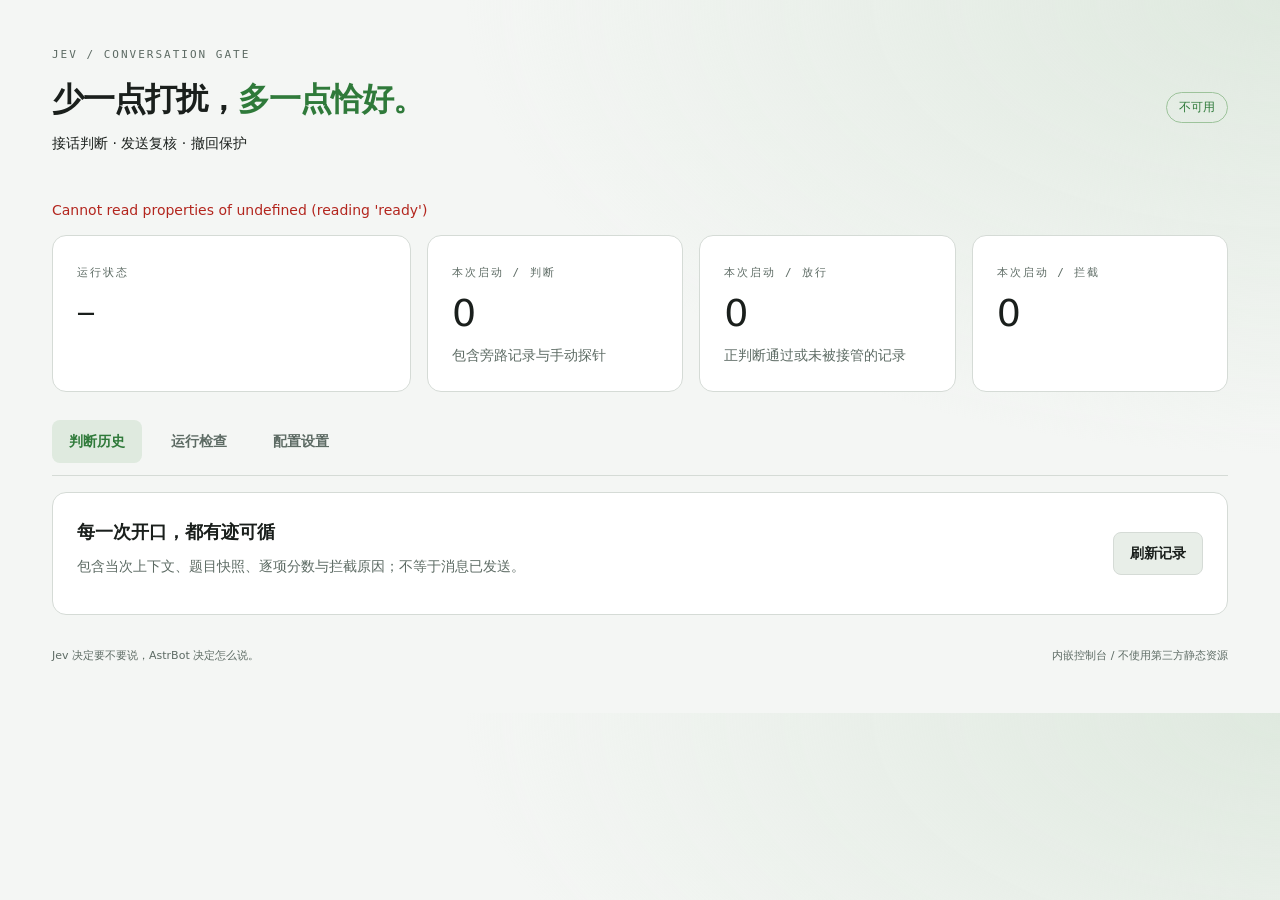
<file: pages/console/index.html>
<!doctype html>
<html lang="zh-CN">
<head>
  <meta charset="utf-8">
  <meta name="viewport" content="width=device-width, initial-scale=1">
  <title>Jev · 接话控制台</title>
  <link rel="stylesheet" href="./style.css">
  <script type="module" src="./app.js"></script>
</head>
<body>
  <main>
    <header>
      <div><div class="eyebrow">JEV / CONVERSATION GATE</div><h1>少一点打扰，<span>多一点恰好。</span></h1><p>接话判断 · 发送复核 · 撤回保护</p></div>
      <span class="pill" id="connection">加载中</span>
    </header>
    <p id="notice" role="status" aria-live="polite"></p>
    <div id="workspace">
      <div class="metrics">
        <section class="panel"><span class="eyebrow">运行状态</span><h2 id="running">—</h2><p id="model" class="muted"></p></section>
        <section class="panel"><span class="eyebrow">本次启动 / 判断</span><strong id="decisions">0</strong><p class="muted">包含旁路记录与手动探针</p></section>
        <section class="panel"><span class="eyebrow">本次启动 / 放行</span><strong id="allowed">0</strong><p class="muted">正判断通过或未被接管的记录</p></section>
        <section class="panel"><span class="eyebrow">本次启动 / 拦截</span><strong id="blocked">0</strong><p id="storage" class="muted"></p></section>
      </div>
      <nav aria-label="控制台分区">
        <button class="tab active" data-tab="history">判断历史</button>
        <button class="tab" data-tab="health">运行检查</button>
        <button class="tab" data-tab="policy">配置设置</button>
      </nav>
      <section id="history" class="panel tab-panel">
        <div class="section-title"><div><h2>每一次开口，都有迹可循</h2><p class="muted">包含当次上下文、题目快照、逐项分数与拦截原因；不等于消息已发送。</p></div><button id="refresh-history" class="secondary">刷新记录</button></div>
        <div id="history-list"></div><button id="more-history" class="secondary" hidden>加载更早记录</button>
      </section>
      <section id="health" class="panel tab-panel" hidden>
        <h2>运行检查</h2><p class="muted">功能开关在 AstrBot 插件配置中修改，重新加载插件生效。</p>
        <div id="switches" class="switches"></div>
        <div class="toolbar"><button id="refresh-status" class="secondary">刷新状态</button><button id="probe">调用 Jev 测试连接</button></div>
        <p class="hint">连接测试会向 TypeSafe 发送一条固定的虚构问候，产生一次 API 用量。不发送真实聊天，不触发机器人回复。</p>
        <pre id="probe-output">尚未运行手动检查。</pre>
        <p class="hint">撤回支持 OneBot v11 群聊 / 私聊通知。只保证受管的 AstrBot 回复管道，不拦截工具或其他插件绕过管道的直接发送；已进入平台网络发送的消息无法追回。</p>
      </section>
      <section id="policy" class="panel tab-panel" hidden>
        <div class="section-title">
          <div><h2>配置设置</h2><p class="muted">三个场景分开调，保存后下一次判断立即生效。</p></div>
          <button id="save-policy">保存</button>
        </div>
        <p class="hint">可以写 <code>//</code> 注释，保存后仍会保留；发给判断接口前才自动去掉。防注入说明由代码自动拼接，不用写。</p>
        <div id="policy-modules"></div>
      </section>
    </div>
    <footer>Jev 决定要不要说，AstrBot 决定怎么说。<span>内嵌控制台 / 不使用第三方静态资源</span></footer>
  </main>
</body>
</html>
</file>
<file: pages/console/style.css>
:root{color-scheme:light dark;--bg:#f4f6f4;--glow:#dfe9df;--panel:#fff;--line:#d5dbd6;--text:#1a1f1c;--muted:#5d6b64;--accent:#2f7a3a;--accent-ink:#fff;--pill-line:#9dc39b;--field:#fff;--field-line:#c7d0c8;--focus:#7aae77;--secondary:#e8eee8;--secondary-ink:#1a1f1c;--tab-active:#dfeadf;--code:#f0f3f0;--error:#b3261e;font-family:system-ui,-apple-system,"Segoe UI",sans-serif}
[data-theme="dark"]{--bg:#111315;--glow:#243125;--panel:#1b1e21;--line:#34393d;--text:#e6e9e7;--muted:#9da9a4;--accent:#b4edb0;--accent-ink:#142113;--pill-line:#556451;--field:#141819;--field-line:#454e48;--focus:#7aae77;--secondary:#2a3230;--secondary-ink:#e6e9e7;--tab-active:#2b3b2d;--code:#121617;--error:#ffa89e}
*{box-sizing:border-box}body{margin:0;background:radial-gradient(ellipse at top right,var(--glow) 0,transparent 45%),var(--bg);color:var(--text);font-size:14px;line-height:1.65}main{max-width:1240px;margin:auto;padding:48px 32px}header,.section-title,.row,.toolbar{display:flex;align-items:center;gap:16px}header,.section-title{justify-content:space-between}header{margin-bottom:32px}h1{font-size:32px;font-weight:600;letter-spacing:-1px;margin:12px 0 6px}h1 span{color:var(--accent)}h2{font-size:18px;margin:0 0 8px}p{margin:6px 0 12px}.eyebrow{font:11px ui-monospace,monospace;letter-spacing:2px;color:var(--muted)}.muted,.hint,footer{color:var(--muted)}.hint{font-size:12px}.panel{padding:24px;border:1px solid var(--line);background:var(--panel);border-radius:14px}.pill{padding:5px 12px;border:1px solid var(--pill-line);border-radius:24px;color:var(--accent);white-space:nowrap;font-size:12px}.metrics{display:grid;grid-template-columns:1.4fr 1fr 1fr;gap:16px}.metrics strong{font-size:38px;line-height:1.6;font-weight:500;display:block}.metrics h2{margin-top:15px}.metrics p{margin:0}nav{display:flex;gap:12px;margin:28px 0 16px;border-bottom:1px solid var(--line);padding-bottom:12px}button{font:inherit;border:1px solid transparent;border-radius:8px;padding:9px 16px;cursor:pointer;background:var(--accent);color:var(--accent-ink);font-weight:600}button:hover{filter:brightness(1.12)}button:disabled{opacity:.5;cursor:wait}button.secondary{background:var(--secondary);color:var(--secondary-ink);border-color:var(--line)}.quiet,.tab{background:transparent;color:var(--muted)}.tab.active{background:var(--tab-active);color:var(--accent)}input,select,textarea{font:inherit;border:1px solid var(--field-line);border-radius:8px;background:var(--field);color:var(--text);padding:10px;min-width:0}input:focus,textarea:focus,select:focus{outline:2px solid var(--focus);outline-offset:2px}textarea{width:100%;resize:vertical;line-height:1.8;font-size:13px;min-height:320px}.insert{padding:5px 8px;font-size:12px}.toolbar{flex-wrap:wrap;margin:20px 0}.toolbar .muted{font-size:12px}details{border-top:1px solid var(--line);padding-top:16px;margin-top:20px}summary{cursor:pointer;color:var(--accent)}pre{white-space:pre-wrap;overflow-wrap:anywhere;background:var(--code);color:var(--text);padding:18px;border-radius:8px;font:12px/1.9 ui-monospace,monospace;max-height:520px;overflow:auto}select{max-width:70%}code{color:var(--accent)}.switches{display:grid;grid-template-columns:repeat(3,1fr);gap:10px;margin-top:24px}.switch-item{display:flex;justify-content:space-between;border:1px solid var(--line);padding:10px 12px;border-radius:8px}.on{color:var(--accent)}.off{color:var(--muted)}.record{padding:16px 0;border-bottom:1px solid var(--line)}.record summary{display:flex;justify-content:space-between;gap:12px;flex-wrap:wrap}.record pre{margin-bottom:0}.empty{padding:48px;text-align:center;color:var(--muted)}#notice{min-height:24px;color:var(--accent)}#notice.error{color:var(--error)}footer{display:flex;justify-content:space-between;margin-top:32px;font-size:11px}button:focus-visible{outline:2px solid var(--text);outline-offset:3px}[hidden]{display:none!important}
@media(max-width:750px){main{padding:24px 16px}h1{font-size:25px}header{align-items:flex-start;gap:8px}.metrics{grid-template-columns:1fr 1fr}.metrics .panel:first-child{grid-column:1/-1}.panel{padding:18px}.switches{grid-template-columns:1fr 1fr}.section-title{align-items:flex-start;flex-direction:column}.row{flex-wrap:wrap}nav{gap:0;flex-wrap:wrap}nav button{padding:8px 10px}footer{flex-direction:column}.pill{font-size:10px}.metrics strong{font-size:30px}}


.metrics{grid-template-columns:1.4fr 1fr 1fr 1fr}@media(max-width:750px){.metrics{grid-template-columns:1fr 1fr}}

.policy-module{border-top:1px solid var(--line);padding-top:18px;margin-top:18px}.policy-header{display:flex;justify-content:space-between;align-items:center;gap:12px;flex-wrap:wrap}.policy-header h3{margin:0;font-size:15px}.policy-module textarea{min-height:360px;font:12px/1.7 ui-monospace,monospace}
</file>
